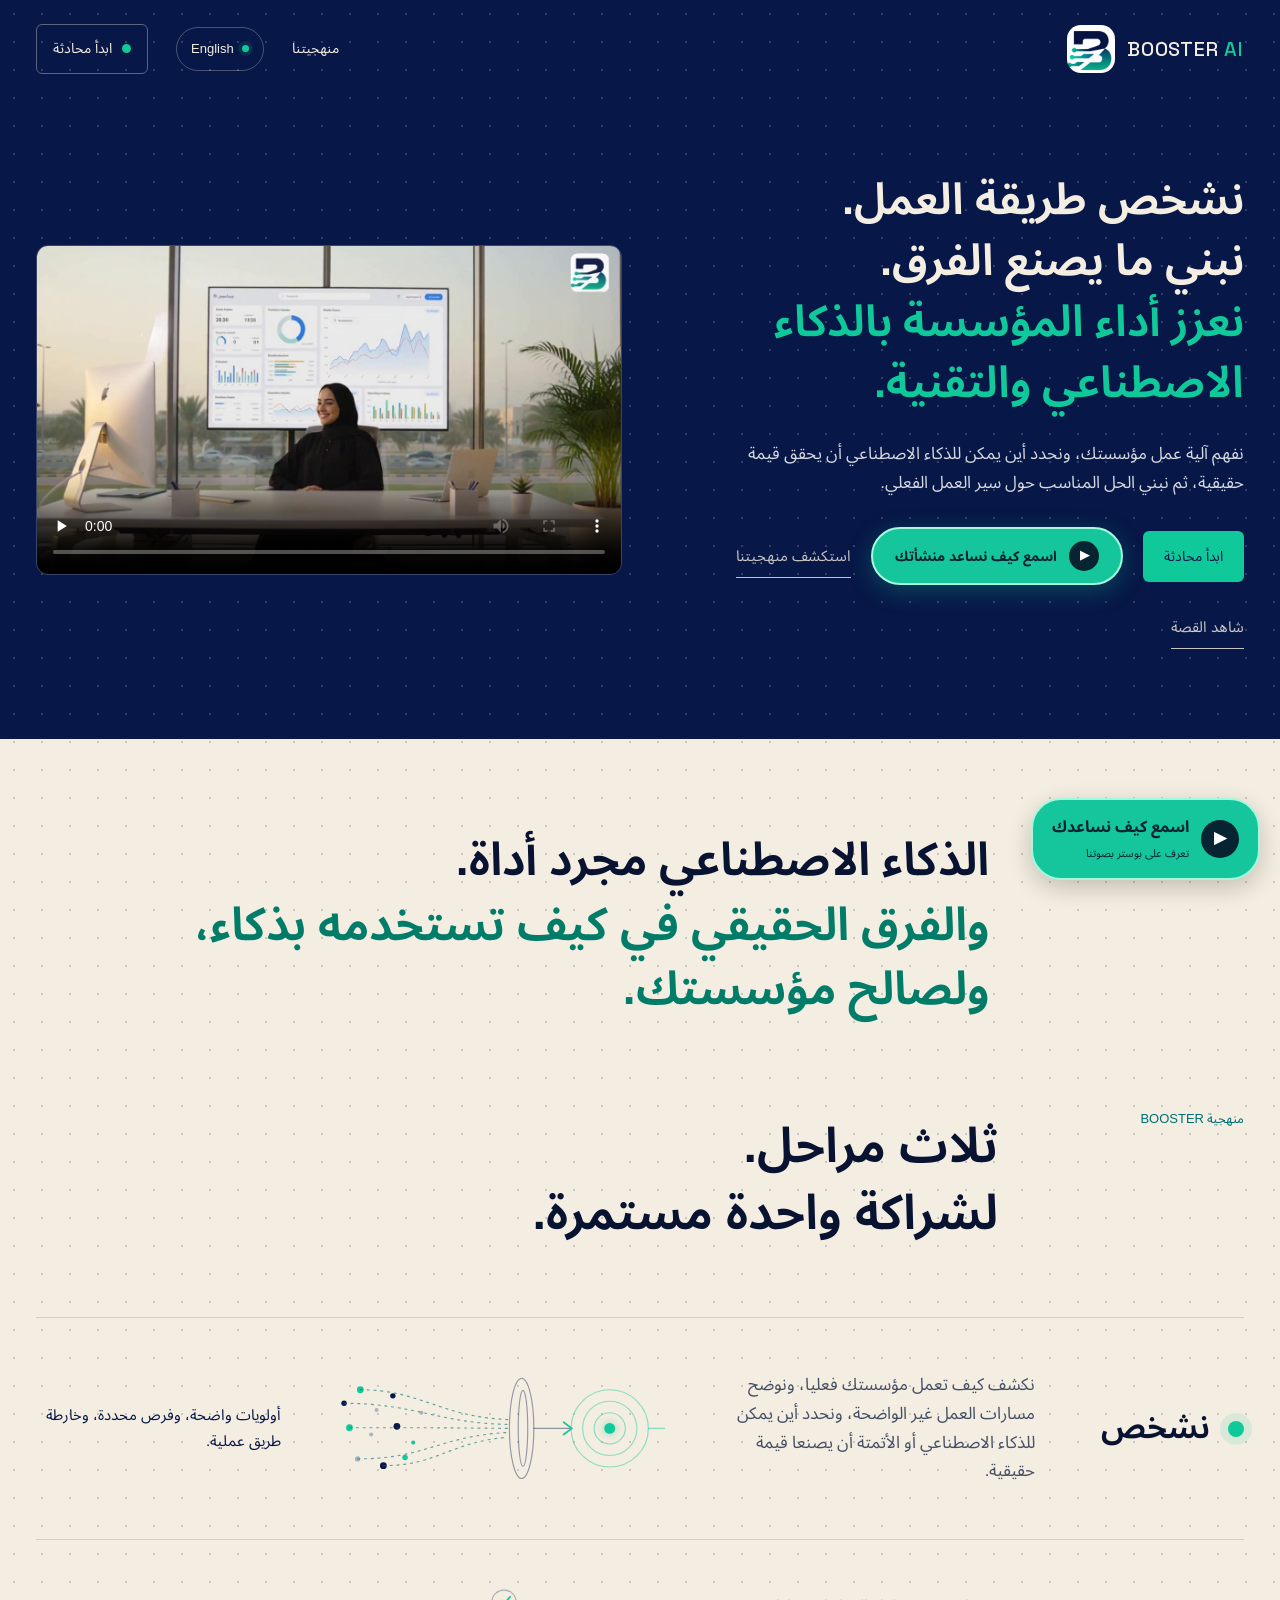
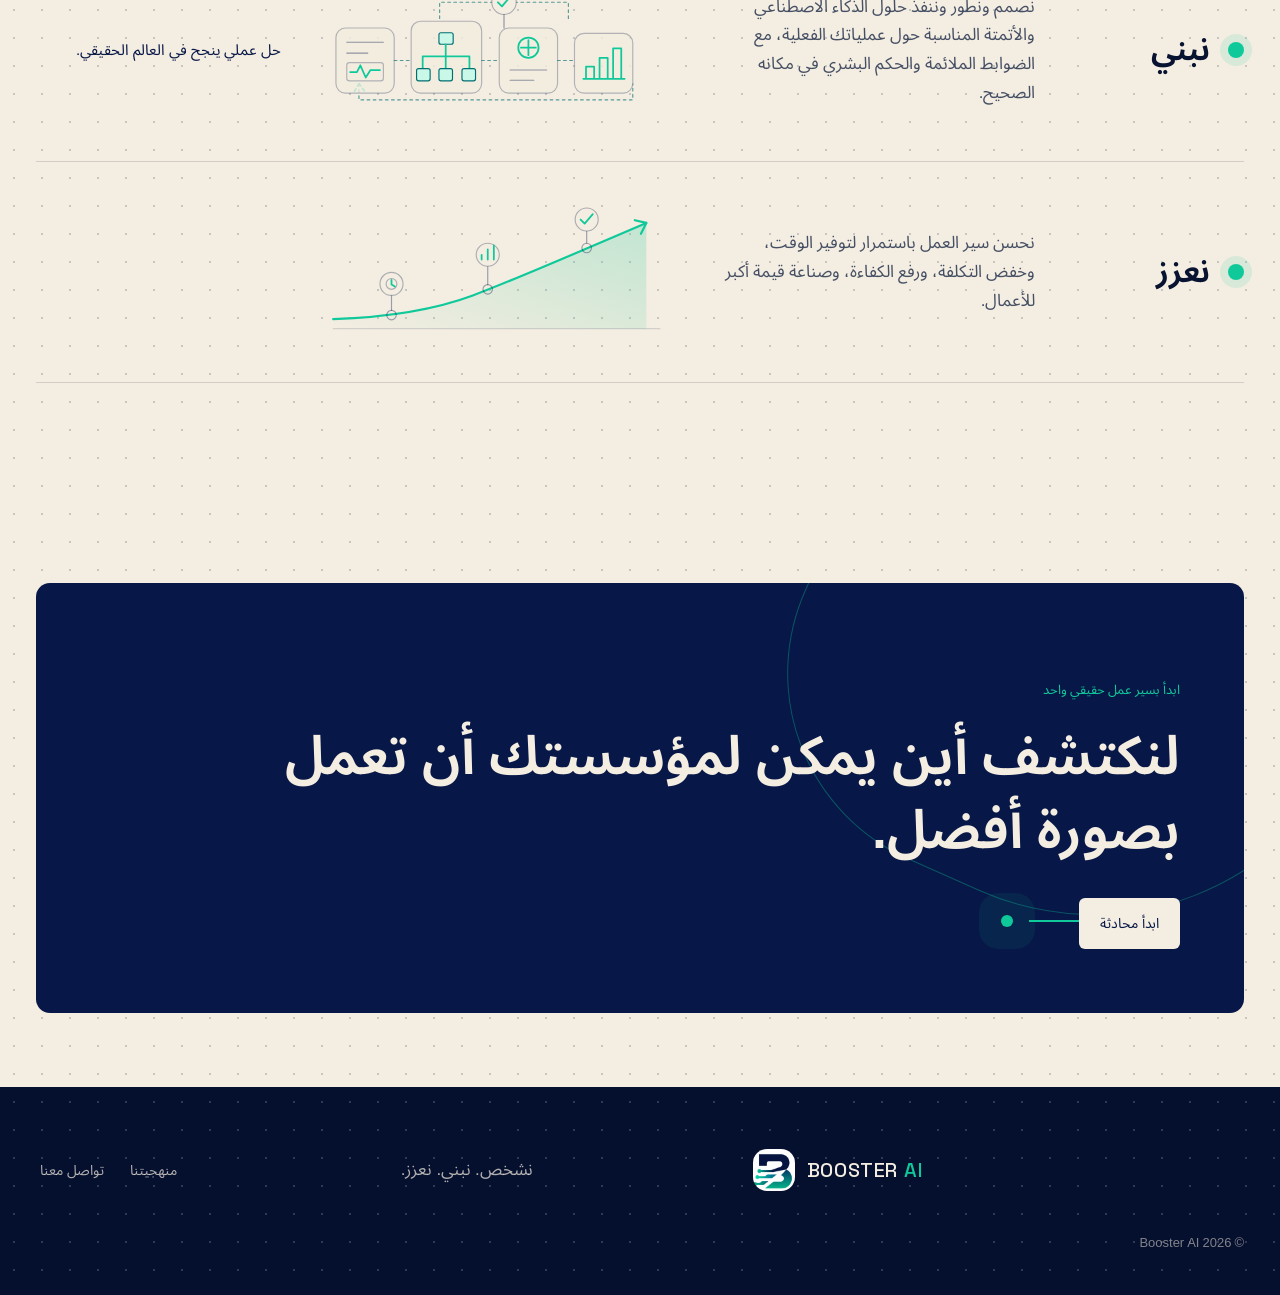
<file: index.html>
<!DOCTYPE html>

<html dir="rtl" lang="ar">
<head>
<meta charset="utf-8"/>
<meta content="width=device-width, initial-scale=1" name="viewport"/>
<meta content="تساعد Booster AI المؤسسات على تشخيص الاحتياجات التشغيلية، وبناء حلول ذكاء اصطناعي عملية، وتعزيز قيمة الأعمال القابلة للقياس." name="description"/>
<meta content="#071747" name="theme-color"/>
<title>Booster AI نشخص. نبني. نعزز.</title>
<link href="assets/brand/booster-mark.png" rel="icon" type="image/png"/>
<link href="assets/brand/booster-mark.png" rel="apple-touch-icon"/>
<link as="font" crossorigin="" href="assets/fonts/noto-sans-arabic-variable.woff2" rel="preload" type="font/woff2"/>
<link href="styles.css" rel="stylesheet"/>
<script defer="" src="app.js"></script> <script defer="" src="voice-demo.js"></script>
<link href="https://boosterai.sa/" rel="canonical"/><meta content="https://boosterai.sa/" property="og:url"/><meta content="website" property="og:type"/><meta content="BoosterAI | نشخص. نبني. نعزز." property="og:title"/><meta content="مساعدون متخصصون وأتمتة تناسب طريقة عملك." property="og:description"/><meta content="https://boosterai.sa/assets/video/story-poster.jpg" property="og:image"/><meta content="summary_large_image" name="twitter:card"/>
<script type="application/ld+json">
{
  "@context": "https://schema.org",
  "@type": "Organization",
  "name": "Booster AI",
  "url": "https://boosterai.sa/",
  "logo": "https://boosterai.sa/assets/brand/booster-mark.png",
  "description": "تساعد Booster AI المؤسسات على تشخيص الاحتياجات التشغيلية، وبناء حلول ذكاء اصطناعي عملية، وتعزيز قيمة الأعمال القابلة للقياس.",
  "email": "info@boosterai.sa",
  "areaServed": "SA",
  "contactPoint": {
    "@type": "ContactPoint",
    "email": "info@boosterai.sa",
    "contactType": "sales",
    "areaServed": "SA"
  }
}
</script>
</head>
<body>
<a class="skip-link" data-i18n="a11y.skip" href="#main">انتقل إلى المحتوى</a>
<header class="site-header site-header-dark" data-header="">
<a aria-label="الصفحة الرئيسية لموقع Booster AI" class="brand" data-i18n-attr="aria-label:a11y.home" href="index.html">
<img alt="" height="52" src="assets/brand/booster-mark.png" width="52"/>
<span>BOOSTER <em>AI</em></span>
</a>
<button aria-controls="site-nav" aria-expanded="false" class="menu-toggle" type="button">
<span class="sr-only" data-i18n="a11y.openNav">افتح قائمة التنقل</span><i></i><i></i>
</button>
<nav aria-label="التنقل الرئيسي" class="site-nav" data-i18n-attr="aria-label:a11y.mainNav" id="site-nav">
<a data-i18n="nav.approach" href="#approach">منهجيتنا</a>
<button aria-label="Switch to English" class="language-toggle" data-language-toggle="" type="button">English</button>
<a class="nav-cta" href="contact.html"><span></span> <span data-i18n="nav.start">ابدأ محادثة</span> </a>
</nav>
</header>
<main id="main">
<section aria-labelledby="hero-title" class="hero">
<div class="hero-grid">
<div class="hero-copy">
<h1 data-i18n="home.heroTitle" data-i18n-html="" id="hero-title">نشخص طريقة العمل.<br/>نبني ما يصنع الفرق.<br/><em>نعزز أداء المؤسسة بالذكاء الاصطناعي والتقنية.</em></h1>
<p class="hero-lede" data-i18n="home.heroLede">نفهم آلية عمل مؤسستك، ونحدد أين يمكن للذكاء الاصطناعي أن يحقق قيمة حقيقية، ثم نبني الحل المناسب حول سير العمل الفعلي.</p>
<div class="hero-actions">
<a class="button button-mint" href="contact.html"><span data-i18n="nav.start">ابدأ محادثة</span></a> <button class="button button-mint" data-voice-demo-open type="button">تحدث / Talk</button>
<a class="text-link text-link-light" href="#approach"><span data-i18n="home.explore">استكشف منهجيتنا</span></a>
<a class="text-link text-link-light" data-i18n="home.watch" href="#story">شاهد القصة</a></div>
</div>
<div class="story-card" id="story"><video aria-label="قصة توضيحية عن BoosterAI" data-i18n-attr="aria-label:home.videoLabel" controls="" playsinline="" poster="assets/video/story-poster.jpg" preload="none"><source src="assets/video/booster-story.mp4" type="video/mp4"/><track kind="captions" label="English" src="assets/video/story-en.vtt" srclang="en"/><a href="assets/video/booster-story.mp4" data-i18n="home.download">تنزيل الفيديو</a></video></div>
</div>
</section>
<section aria-labelledby="intro-title" class="intro section-shell" id="intro">
<p class="section-label" data-i18n="home.beliefLabel">ما نؤمن به</p>
<h2 data-i18n="home.beliefTitle" data-i18n-html="" id="intro-title">الذكاء الاصطناعي مجرد أداة.<br/><em>والفرق الحقيقي في كيف تستخدمه بذكاء، ولصالح مؤسستك.</em></h2>
</section>
<section aria-labelledby="approach-title" class="approach section-shell" id="approach">
<div class="section-heading">
<p class="section-label" data-i18n="home.approachLabel">منهجية Booster</p>
<h2 data-i18n="home.approachTitle" data-i18n-html="" id="approach-title">ثلاث مراحل.<br/>لشراكة واحدة مستمرة.</h2>
</div>
<div class="stage-stack">
<article class="stage stage-diagnose">
<div class="stage-name"><span class="stage-dot"></span><h3 data-i18n="stage.diagnose">نشخص</h3></div>
<p data-i18n="stage.diagnoseBody">نكشف كيف تعمل مؤسستك فعليا، ونوضح مسارات العمل غير الواضحة، ونحدد أين يمكن للذكاء الاصطناعي أو الأتمتة أن يصنعا قيمة حقيقية.</p>
<div aria-hidden="true" class="stage-art stage-art-diagnose">
<svg viewbox="0 0 520 190">
<g class="diagram-signals">
<circle cx="34" cy="58" r="4"></circle><circle cx="58" cy="38" r="5"></circle><circle cx="82" cy="68" r="3"></circle><circle cx="106" cy="47" r="4"></circle>
<circle cx="42" cy="94" r="5"></circle><circle cx="74" cy="104" r="3"></circle><circle cx="112" cy="92" r="5"></circle><circle cx="136" cy="116" r="3"></circle>
<circle cx="54" cy="140" r="4"></circle><circle cx="92" cy="150" r="5"></circle><circle cx="124" cy="138" r="4"></circle><circle cx="148" cy="72" r="3"></circle>
</g>
<g class="diagram-flow-lines">
<path d="M58 38C146 38 176 78 276 82"></path><path d="M34 58C138 58 176 88 276 89"></path><path d="M42 94C146 94 176 94 276 95"></path><path d="M54 140C154 140 176 106 276 101"></path><path d="M92 150C172 150 190 115 276 108"></path>
</g>
<g class="diagram-filter">
<ellipse cx="296" cy="95" rx="18" ry="74"></ellipse><ellipse cx="298" cy="95" rx="7" ry="56"></ellipse>
<path d="M314 95H370"></path><path class="diagram-accent" d="M358 86l12 9-12 9"></path>
</g>
<g class="diagram-target">
<circle cx="426" cy="95" r="57"></circle><circle cx="426" cy="95" r="40"></circle><circle cx="426" cy="95" r="23"></circle><circle class="diagram-core" cx="426" cy="95" r="8"></circle>
<path d="M483 95h24"></path>
</g>
</svg>
</div>
<p class="stage-output" data-i18n="stage.diagnoseOutput">أولويات واضحة، وفرص محددة، وخارطة طريق عملية.</p>
</article>
<article class="stage stage-build">
<div class="stage-name"><span class="stage-dot"></span><h3 data-i18n="stage.build">نبني</h3></div>
<p data-i18n="stage.buildBody">نصمم ونطور وننفذ حلول الذكاء الاصطناعي والأتمتة المناسبة حول عملياتك الفعلية، مع الضوابط الملائمة والحكم البشري في مكانه الصحيح.</p>
<div aria-hidden="true" class="stage-art stage-art-build">
<svg viewbox="0 0 520 190">
<g class="diagram-loop">
<path d="M56 144v24h404v-24"></path><path class="diagram-accent" d="M56 144l-7 12M56 144l8 11"></path>
<path d="M175 48V24h190v24"></path>
</g>
<g class="diagram-card card-observe">
<rect height="96" rx="14" width="86" x="22" y="62"></rect><path d="M38 83h54M38 99h31"></path><rect height="27" rx="4" width="54" x="38" y="113"></rect>
<path class="diagram-accent" d="M43 127h10l5-10 8 18 7-11h14"></path>
</g>
<g class="diagram-card card-structure">
<rect height="106" rx="14" width="104" x="133" y="52"></rect><rect class="diagram-mini" height="17" rx="3" width="21" x="174" y="69"></rect>
<path class="diagram-accent" d="M184 86v18M150 104h69M150 104v18M184 104v18M219 104v18"></path>
<rect class="diagram-mini" height="18" rx="3" width="20" x="141" y="122"></rect><rect class="diagram-mini" height="18" rx="3" width="20" x="174" y="122"></rect><rect class="diagram-mini" height="18" rx="3" width="20" x="208" y="122"></rect>
</g>
<g class="diagram-card card-control">
<rect height="96" rx="14" width="86" x="263" y="62"></rect>
<circle class="diagram-accent" cx="306" cy="91" r="15"></circle><path class="diagram-accent" d="M306 80v22M295 91h22"></path><path d="M279 124h54M279 139h35"></path>
</g>
<g class="diagram-card card-measure">
<rect height="88" rx="14" width="86" x="374" y="70"></rect>
<path class="diagram-accent" d="M391 137v-18h12v18M411 137v-31h12v31M431 137V92h12v45M387 137h61"></path>
</g>
<g class="diagram-connectors"><path d="M108 110h25M237 110h26M349 110h25"></path></g>
<g class="diagram-approval"><circle cx="270" cy="24" r="18"></circle><path class="diagram-accent" d="M261 24l6 6 12-14"></path><path d="M270 42v20"></path></g>
</svg>
</div>
<p class="stage-output" data-i18n="stage.buildOutput">حل عملي ينجح في العالم الحقيقي.</p>
</article>
<article class="stage stage-boost">
<div class="stage-name"><span class="stage-dot"></span><h3 data-i18n="stage.boost">نعزز</h3></div>
<p data-i18n="stage.boostBody">نحسن سير العمل باستمرار لتوفير الوقت، وخفض التكلفة، ورفع الكفاءة، وصناعة قيمة أكبر للأعمال.</p>
<div aria-hidden="true" class="stage-art stage-art-boost">
<svg viewbox="0 0 520 190">
<defs><lineargradient id="boost-stage-fill" x1="0" x2="1" y1="1" y2="0"><stop offset="0" stop-color="#10c99a" stop-opacity="0"></stop><stop offset="1" stop-color="#10c99a" stop-opacity=".22"></stop></lineargradient></defs>
<path class="diagram-progress-area" d="M18 164C100 161 165 151 224 129S349 78 480 22V178H18Z" fill="url(#boost-stage-fill)"></path>
<path class="diagram-progress-line" d="M18 164C100 161 165 151 224 129S349 78 480 22"></path>
<path class="diagram-progress-line" d="M463 18l17 4-8 16"></path>
<g class="diagram-baseline"><path d="M18 178H500"></path></g>
<g class="diagram-checkpoint checkpoint-time"><circle cx="104" cy="158" r="7"></circle><path d="M104 151v-28"></path><circle cx="104" cy="112" r="17"></circle><circle cx="104" cy="112" r="8"></circle><path class="diagram-accent" d="M104 106v7l5 3"></path></g>
<g class="diagram-checkpoint checkpoint-efficiency"><circle cx="246" cy="120" r="7"></circle><path d="M246 113V82"></path><circle cx="246" cy="69" r="17"></circle><path class="diagram-accent" d="M237 76V69M246 76V61M255 76V55"></path></g>
<g class="diagram-checkpoint checkpoint-value"><circle cx="392" cy="59" r="7"></circle><path d="M392 52V27"></path><circle cx="392" cy="17" r="17"></circle><path class="diagram-accent" d="M383 17l6 6 12-14"></path></g>
</svg>
</div>
</article>
</div>
</section>
<section aria-labelledby="final-title" class="final-cta section-shell">
<div class="final-cta-card">
<p class="section-label section-label-light" data-i18n="home.ctaLabel">ابدأ بسير عمل حقيقي واحد</p>
<h2 data-i18n="home.ctaTitle" id="final-title">لنكتشف أين يمكن لمؤسستك أن تعمل بصورة أفضل.</h2>
<a class="button button-white" href="contact.html"><span data-i18n="nav.start">ابدأ محادثة</span></a>
<div aria-hidden="true" class="cta-line"><i></i><i></i><i></i></div>
</div>
</section>
</main>
<footer class="site-footer">
<a aria-label="الصفحة الرئيسية لموقع Booster AI" class="brand brand-footer" data-i18n-attr="aria-label:a11y.home" href="index.html">
<img alt="" height="46" src="assets/brand/booster-mark.png" width="46"/>
<span>BOOSTER <em>AI</em></span>
</a>
<p data-i18n="footer.tagline">نشخص. نبني. نعزز.</p>
<div class="footer-links"><a data-i18n="nav.approach" href="#approach">منهجيتنا</a><a data-i18n="nav.contact" href="contact.html">تواصل معنا</a></div>
<p class="footer-meta">© <span data-year=""></span> Booster AI</p>
</footer>
</body>
</html>
</file>
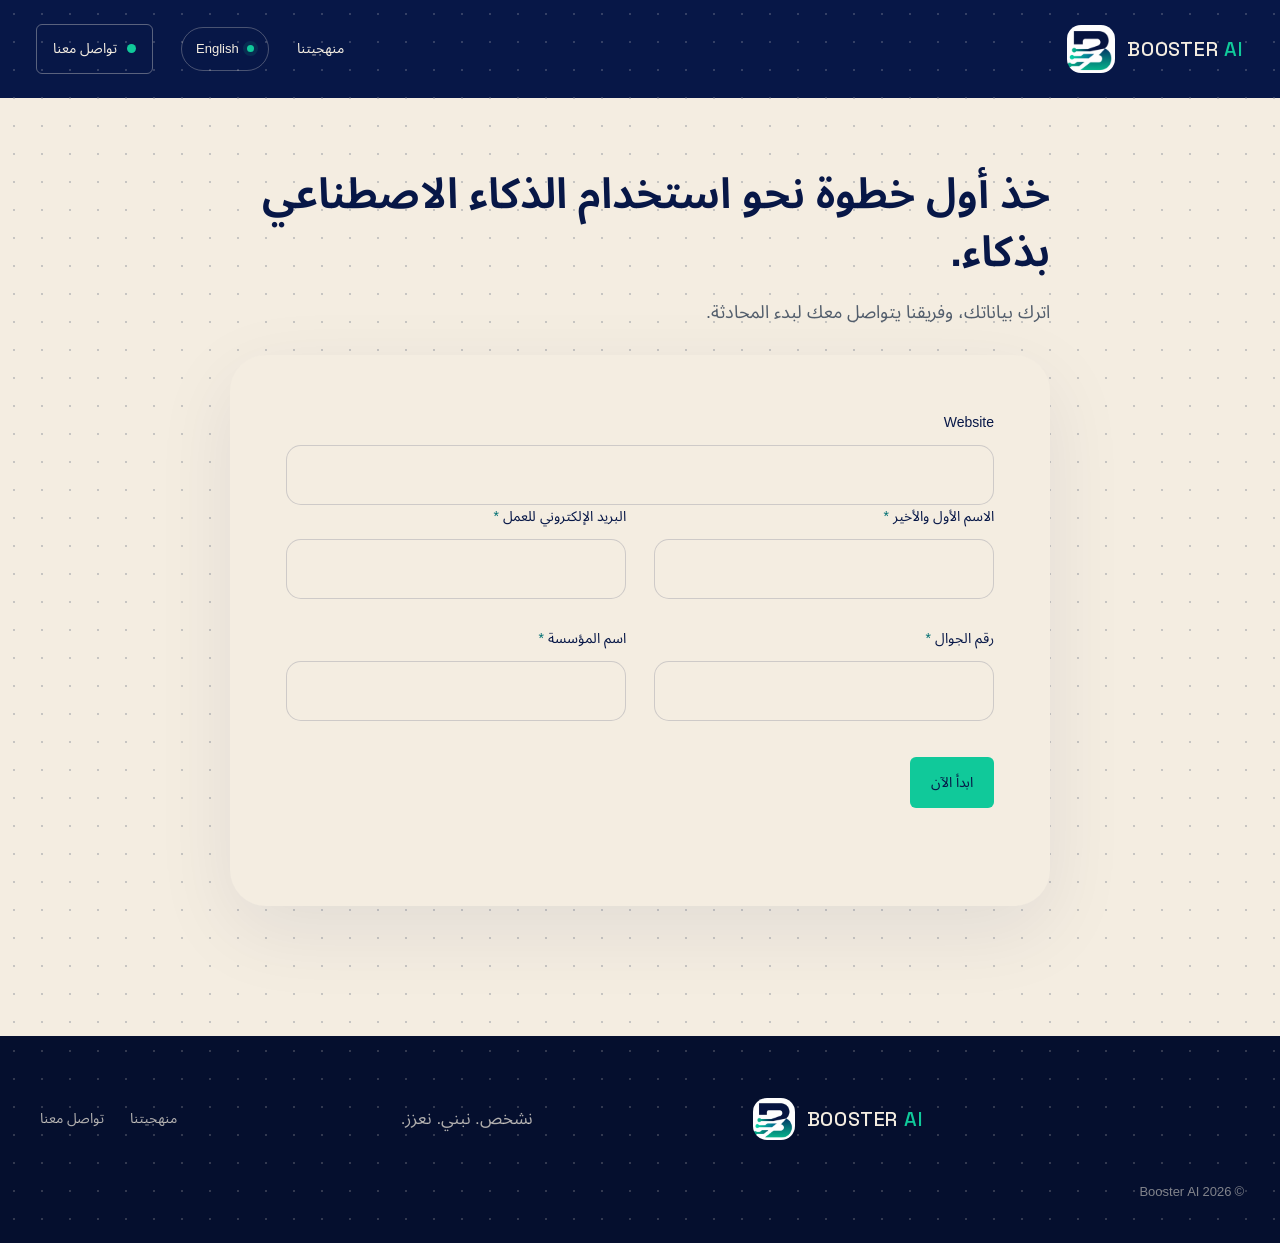
<file: contact.html>
<!DOCTYPE html>

<html dir="rtl" lang="ar">
<head>
<meta charset="utf-8"/>
<meta content="width=device-width, initial-scale=1" name="viewport"/>
<meta content="خذ أول خطوة نحو استخدام الذكاء الاصطناعي بذكاء مع Booster AI." name="description"/>
<meta content="#071747" name="theme-color"/>
<title>تواصل معنا مع Booster AI</title>
<link href="assets/brand/booster-mark.png" rel="icon" type="image/png"/>
<link href="assets/brand/booster-mark.png" rel="apple-touch-icon"/>
<link as="font" crossorigin="" href="assets/fonts/noto-sans-arabic-variable.woff2" rel="preload" type="font/woff2"/>
<link href="styles.css" rel="stylesheet"/>
<script defer="" src="app.js"></script>
<link href="https://boosterai.sa/contact.html" rel="canonical"/><meta content="https://boosterai.sa/contact.html" property="og:url"/><meta content="website" property="og:type"/><meta content="BoosterAI | نشخص. نبني. نعزز." property="og:title"/><meta content="مساعدون متخصصون وأتمتة تناسب طريقة عملك." property="og:description"/><meta content="https://boosterai.sa/assets/video/story-poster.jpg" property="og:image"/><meta content="summary_large_image" name="twitter:card"/>
<script type="application/ld+json">
{
  "@context": "https://schema.org",
  "@type": "ContactPage",
  "url": "https://boosterai.sa/contact.html",
  "about": {
    "@type": "Organization",
    "name": "Booster AI",
    "url": "https://boosterai.sa/",
    "email": "info@boosterai.sa"
  }
}
</script>
</head>
<body class="contact-page">
<a class="skip-link" data-i18n="a11y.skip" href="#main">انتقل إلى المحتوى</a>
<header class="site-header site-header-dark" data-header="">
<a aria-label="الصفحة الرئيسية لموقع Booster AI" class="brand" data-i18n-attr="aria-label:a11y.home" href="index.html">
<img alt="" height="52" src="assets/brand/booster-mark.png" width="52"/>
<span>BOOSTER <em>AI</em></span>
</a>
<button aria-controls="site-nav" aria-expanded="false" class="menu-toggle" type="button">
<span class="sr-only" data-i18n="a11y.openNav">افتح قائمة التنقل</span><i></i><i></i>
</button>
<nav aria-label="التنقل الرئيسي" class="site-nav" data-i18n-attr="aria-label:a11y.mainNav" id="site-nav">
<a data-i18n="nav.approach" href="index.html#approach">منهجيتنا</a>
<button aria-label="Switch to English" class="language-toggle" data-language-toggle="" type="button">English</button>
<a aria-current="page" class="nav-cta" href="contact.html"><span></span> <span data-i18n="nav.contact">تواصل معنا</span> </a>
</nav>
</header>
<main id="main">
<section aria-labelledby="contact-title" class="contact-hero section-shell">
<h1 data-i18n="contact.title" id="contact-title">خذ أول خطوة نحو استخدام الذكاء الاصطناعي بذكاء.</h1>
<p data-i18n="contact.intro">اترك بياناتك، وفريقنا يتواصل معك لبدء المحادثة.</p>
</section>
<section class="contact-shell section-shell">
<noscript>
<div class="noscript-contact">
<p data-i18n="contact.noJsBody">يرجى تفعيل JavaScript لاستخدام النموذج.</p>
</div>
</noscript>
<form class="contact-form" data-contact-form="" method="dialog">
<div aria-hidden="true" class="form-trap"><label>Website<input autocomplete="off" name="website" tabindex="-1" type="text"/></label></div>
<div class="form-row">
<label><span class="field-label"><span data-i18n="contact.fullName">الاسم الأول والأخير</span> <span aria-hidden="true">*</span></span>
<input autocomplete="name" name="name" required="" type="text"/>
</label>
<label><span class="field-label"><span data-i18n="contact.email">البريد الإلكتروني للعمل</span> <span aria-hidden="true">*</span></span>
<input autocomplete="email" name="email" required="" type="email"/>
</label>
</div>
<div class="form-row">
<label><span class="field-label"><span data-i18n="contact.phone">رقم الجوال</span> <span aria-hidden="true">*</span></span>
<input autocomplete="tel" name="phone" required="" type="tel"/>
</label>
<label><span class="field-label"><span data-i18n="contact.organization">اسم المؤسسة</span> <span aria-hidden="true">*</span></span>
<input autocomplete="organization" name="organization" required="" type="text"/>
</label>
</div>
<div class="form-action">
<button class="button button-mint" type="submit"><span data-i18n="contact.prepare">ابدأ الآن</span></button>
</div>
<p aria-live="polite" class="form-status" data-contact-status=""></p>
</form>
<section aria-live="polite" class="contact-success" data-contact-success="" hidden="">
<h2 data-i18n="contact.successTitle">شكرا لتواصلك معنا.</h2>
<p data-i18n="contact.successBody">سوف يتم التواصل معك في أقرب وقت.</p>
</section>
</section>
</main>
<footer class="site-footer">
<a aria-label="الصفحة الرئيسية لموقع Booster AI" class="brand brand-footer" data-i18n-attr="aria-label:a11y.home" href="index.html">
<img alt="" height="46" src="assets/brand/booster-mark.png" width="46"/>
<span>BOOSTER <em>AI</em></span>
</a>
<p data-i18n="footer.tagline">نشخص. نبني. نعزز.</p>
<div class="footer-links"><a data-i18n="nav.approach" href="index.html#approach">منهجيتنا</a><a data-i18n="nav.contact" href="contact.html">تواصل معنا</a></div>
<p class="footer-meta">© <span data-year=""></span> Booster AI</p>
</footer>
</body>
</html>
</file>
<file: styles.css>
@font-face{font-family:SpaceGrotesk;src:url('assets/fonts/space-grotesk-500.woff2') format('woff2');font-weight:500;font-display:swap}
@font-face{font-family:SourceSans;src:url('assets/fonts/source-sans-3-400.woff2') format('woff2');font-weight:400;font-display:swap}
@font-face{font-family:NotoSansArabic;src:url('assets/fonts/noto-sans-arabic-variable.woff2') format('woff2');font-weight:100 900;font-display:swap}

:root{
  --navy:#071747;
  --navy-2:#0a2357;
  --ink:#081332;
  --teal:#006f72;
  --emerald:#10c99a;
  --accent-text:#007c69;
  --mint:#c9f7e8;
  --ice:#edf8f5;
  --paper:#f4ede1;
  --white:#f4ede1;
  --muted:#68717e;
  --line:rgba(8,19,50,.14);
  --shadow:0 30px 80px rgba(7,23,71,.18);
  --dot-canvas-light:radial-gradient(circle,rgba(78,91,112,.27) .8px,transparent 1px);
  --dot-canvas-dark:radial-gradient(circle,rgba(244,237,225,.19) .8px,transparent 1px);
  --dot-canvas-size:28px 28px;
  --display:SpaceGrotesk,Arial,sans-serif;
  --body:SourceSans,Arial,sans-serif;
  --display-ar:NotoSansArabic,"Noto Sans Arabic",Arial,sans-serif;
  --body-ar:NotoSansArabic,"Noto Sans Arabic",Arial,sans-serif;
}

*{box-sizing:border-box}
html{scroll-behavior:smooth}
body{margin:0;background-color:var(--paper);background-image:var(--dot-canvas-light);background-size:var(--dot-canvas-size);color:var(--ink);font-family:var(--body);font-size:17px;line-height:1.55;-webkit-font-smoothing:antialiased}
html[lang="ar"] body{font-family:var(--body-ar);line-height:1.7}
html[lang="ar"] h1,html[lang="ar"] h2,html[lang="ar"] h3,html[lang="ar"] .site-nav,html[lang="ar"] .button,html[lang="ar"] .text-link,html[lang="ar"] .section-label,html[lang="ar"] .eyebrow,html[lang="ar"] .stage-output,html[lang="ar"] .contact-form,html[lang="ar"] .footer-links{font-family:var(--display-ar)}
html[lang="ar"] .contact-form label{font-family:var(--display-ar)}
html[lang="ar"] h1,html[lang="ar"] h2,html[lang="ar"] h3{letter-spacing:0;line-height:1.38;text-wrap:pretty;word-break:normal;overflow-wrap:normal;font-weight:650}
html[lang="ar"] .hero h1{font-size:clamp(38px,3.4vw,54px);line-height:1.32}
html[lang="ar"] .intro h2{font-size:clamp(34px,3.6vw,54px);line-height:1.4}
html[lang="ar"] .section-heading h2{font-size:clamp(36px,3.8vw,58px);line-height:1.38}
html[lang="ar"] .final-cta-card h2{font-size:clamp(38px,4.2vw,62px);line-height:1.36}
html[lang="ar"] .contact-hero h1{font-size:clamp(36px,3.3vw,48px);line-height:1.38}
html[lang="ar"] .eyebrow,html[lang="ar"] .section-label{letter-spacing:0}
html[lang="ar"] .hero-lede{line-height:1.7}
html[dir="rtl"] .brand{direction:ltr}
html[dir="rtl"] input[type="email"],html[dir="rtl"] input[type="tel"]{direction:ltr;text-align:left}
a{color:inherit}
img,svg{display:block;max-width:100%}
button,input,textarea,select{font:inherit}
button,a{-webkit-tap-highlight-color:transparent}
::selection{background:var(--emerald);color:var(--navy)}

.sr-only{position:absolute;width:1px;height:1px;padding:0;margin:-1px;overflow:hidden;clip:rect(0,0,0,0);white-space:nowrap;border:0}
.skip-link{position:fixed;top:10px;left:10px;z-index:1000;transform:translateY(-150%);background:var(--white);color:var(--ink);padding:12px 18px;border-radius:4px}
.skip-link:focus{transform:none}
:focus-visible{outline:3px solid var(--emerald);outline-offset:4px}

.section-shell{width:min(1380px,calc(100% - 72px));margin-inline:auto}
.site-header{position:absolute;inset:0 0 auto;z-index:50;height:98px;padding:20px max(36px,calc((100vw - 1380px)/2));display:flex;align-items:center;justify-content:space-between;color:var(--white)}
.site-header.is-stuck{position:fixed;height:76px;background-color:rgba(7,23,71,.9);background-image:var(--dot-canvas-dark);background-size:var(--dot-canvas-size);backdrop-filter:blur(18px);border-bottom:1px solid rgba(244,237,225,.12);animation:header-in .35s ease both}
@keyframes header-in{from{transform:translateY(-100%)}to{transform:none}}
.brand{min-height:44px;display:flex;align-items:center;gap:12px;text-decoration:none;font-family:var(--display);font-size:20px;letter-spacing:.04em}
.brand img{width:48px;height:48px;object-fit:cover;border-radius:14px;background:var(--white)}
.brand em{font-style:normal;color:var(--emerald)}
.site-nav{display:flex;align-items:center;gap:28px;font-family:var(--display);font-size:14px}
.site-nav a{text-decoration:none;position:relative;min-height:44px;display:inline-flex;align-items:center}
.language-toggle{min-height:44px;padding:8px 14px;border:1px solid rgba(244,237,225,.28);border-radius:999px;background:transparent;color:inherit;font-family:inherit;font-size:13px;cursor:pointer;display:inline-flex;align-items:center;gap:8px}
.language-toggle::before{content:"";width:7px;height:7px;border-radius:50%;background:var(--emerald);box-shadow:0 0 0 4px rgba(16,201,154,.12)}
.ecosystem-strip{position:relative;z-index:12;min-height:96px;display:grid;grid-template-columns:auto minmax(0,1fr);align-items:center;background-color:#050f2e;background-image:var(--dot-canvas-dark);background-size:var(--dot-canvas-size);color:var(--white);border-block:1px solid rgba(244,237,225,.1);overflow:hidden}
.ecosystem-strip-header{position:absolute;inset:98px 0 auto}
.contact-page .ecosystem-strip-header{position:relative;inset:auto}
.ecosystem-caption{position:relative;z-index:2;margin:0;padding-inline:40px 30px;white-space:nowrap;font-family:var(--display);font-size:13px;letter-spacing:.09em;text-transform:uppercase;color:var(--emerald);background-color:#050f2e;background-image:var(--dot-canvas-dark);background-size:var(--dot-canvas-size)}
html[lang="ar"] .ecosystem-caption{font-family:var(--display-ar);letter-spacing:0;font-size:14px}
.marquee{min-width:0;overflow:hidden;mask-image:linear-gradient(90deg,transparent,#000 5%,#000 95%,transparent)}
.marquee-track{width:max-content;display:flex;direction:ltr;animation:marquee-right 48s linear infinite;will-change:transform;backface-visibility:hidden}
.marquee-group{display:flex;flex:none;align-items:center;gap:20px;padding-inline:10px;direction:ltr}
.brand-chip{height:66px;display:inline-flex;align-items:center;gap:13px;padding:11px 20px;border:1px solid rgba(244,237,225,.22);border-radius:20px;background:rgba(244,237,225,.96);box-shadow:0 8px 24px rgba(0,0,0,.16);font-family:var(--display);font-size:16px;font-weight:500;white-space:nowrap;color:var(--navy)}
.brand-chip img{width:36px;height:36px;object-fit:contain;filter:none;opacity:1}.brand-chip-text{padding-inline:20px}
html[dir="rtl"] .marquee-track{animation-name:marquee-left}
@keyframes marquee-left{from{transform:translate3d(0,0,0)}to{transform:translate3d(-50%,0,0)}}
@keyframes marquee-right{from{transform:translate3d(-50%,0,0)}to{transform:translate3d(0,0,0)}}
.site-nav>a:not(.nav-cta)::after{content:"";position:absolute;left:0;right:100%;bottom:-5px;height:1px;background:var(--emerald);transition:right .25s ease}
.site-nav>a:not(.nav-cta):hover::after{right:0}
.nav-cta{display:flex;align-items:center;gap:10px;border:1px solid rgba(244,237,225,.35);padding:12px 16px;border-radius:999px}
.nav-cta>span:first-child{width:9px;height:9px;border-radius:50%;background:var(--emerald);box-shadow:0 0 0 5px rgba(16,201,154,.12)}
.menu-toggle{display:none;width:48px;height:48px;border:1px solid rgba(244,237,225,.25);background:transparent;border-radius:50%;padding:0;align-items:center;justify-content:center;flex-direction:column;gap:6px;color:var(--white)}
.menu-toggle i{display:block;width:20px;height:1px;background:currentColor;transition:.25s ease}

.hero{position:relative;min-height:100svh;background-color:var(--navy);background-image:var(--dot-canvas-dark);background-size:var(--dot-canvas-size);color:var(--white);overflow:hidden;padding:222px max(36px,calc((100vw - 1380px)/2)) 70px}
.hero::before{content:"";position:absolute;inset:0;background:radial-gradient(circle at 84% 20%,rgba(16,201,154,.14),transparent 34%),linear-gradient(115deg,transparent 0 57%,rgba(244,237,225,.025) 57% 58%,transparent 58%);pointer-events:none}
.hero-grid{position:relative;z-index:1;display:grid;grid-template-columns:minmax(0,1.08fr) minmax(410px,.92fr);align-items:center;gap:7vw;min-height:calc(100svh - 292px)}
.eyebrow,.section-label{margin:0 0 24px;font-family:var(--display);font-size:13px;line-height:1;text-transform:uppercase;letter-spacing:.19em;color:var(--teal)}
.hero .eyebrow{color:var(--emerald);display:flex;align-items:center;gap:14px}
.hero .eyebrow::before{content:"";width:38px;height:1px;background:currentColor}
h1,h2,h3,p{margin-top:0}
h1,h2,h3{font-family:var(--display);font-weight:500;letter-spacing:-.05em;text-wrap:balance}
h1{margin-bottom:26px;font-size:clamp(38px,3.8vw,60px);line-height:.98}
h1 em,h2 em{font-style:italic;color:var(--accent-text)}
html[lang="ar"] h1 em,html[lang="ar"] h2 em{font-style:normal}
.hero h1 em{color:var(--emerald)}
.hero-lede{max-width:650px;margin-bottom:30px;font-size:clamp(17px,1.2vw,20px);line-height:1.55;color:rgba(244,237,225,.72)}
.hero-actions{display:flex;align-items:center;gap:30px;flex-wrap:wrap}
.button{min-height:50px;display:inline-flex;align-items:center;justify-content:center;gap:16px;padding:13px 20px;border:1px solid transparent;border-radius:999px;text-decoration:none;font-family:var(--display);font-size:14px;cursor:pointer;transition:transform .2s ease,background .2s ease,color .2s ease}
.button:hover{transform:translateY(-2px)}
.button-mint{background:var(--emerald);color:var(--navy)}
.button-white{background:var(--white);color:var(--navy)}
.button-dark{background:var(--navy);color:var(--white)}
.text-link{min-height:44px;display:inline-flex;gap:16px;align-items:center;text-decoration:none;font-family:var(--display);font-size:15px;border-bottom:1px solid currentColor;padding:7px 0 5px}
.text-link-light{color:rgba(244,237,225,.8)}
.hero-art{position:relative;justify-self:end;width:min(500px,40vw);aspect-ratio:1;border-radius:38px;overflow:hidden;background:linear-gradient(145deg,var(--white),#edf8f5);box-shadow:0 0 0 1px rgba(244,237,225,.14),0 40px 100px rgba(0,0,0,.32);isolation:isolate}
.hero-art::after{content:"";position:absolute;inset:0;background:radial-gradient(circle at 78% 18%,rgba(16,201,154,.13),transparent 35%);pointer-events:none}
.hero-system{width:100%;height:100%;padding:4%;font-family:var(--display)}
.hero-grid-field{fill:none;stroke:rgba(7,23,71,.055);stroke-width:1}
.hero-signals circle{fill:var(--navy);stroke:none;animation:signal-pulse 3.8s ease-in-out infinite}
.hero-signals circle:nth-child(3n+2){fill:var(--emerald);animation-delay:-1.2s}.hero-signals circle:nth-child(3n){fill:#9ca8b8;animation-delay:-2.3s}
@keyframes signal-pulse{50%{opacity:.35;transform:scale(.82);transform-origin:center}}
.hero-converge{fill:none;stroke:rgba(0,111,114,.72);stroke-width:1.8;stroke-linecap:round;stroke-dasharray:4 7;animation:hero-route 5s linear infinite}
@keyframes hero-route{to{stroke-dashoffset:-66}}
.hero-converge ellipse{stroke:rgba(7,23,71,.46);stroke-dasharray:none}.hero-converge path:last-child{stroke:var(--emerald);stroke-width:3;stroke-dasharray:none}
.hero-target{fill:none;stroke:rgba(16,201,154,.48);stroke-width:1.6}.hero-target .target-core{fill:var(--emerald);stroke:none;filter:drop-shadow(0 0 9px rgba(16,201,154,.55))}
.hero-build-flow{fill:none;stroke:rgba(7,23,71,.28);stroke-width:1.6;stroke-linecap:round;stroke-linejoin:round}
.hero-build-flow>rect{fill:rgba(244,237,225,.94)}.hero-card-accent{stroke:var(--emerald)!important;stroke-width:2.2!important}.hero-mini-node{fill:var(--mint);stroke:var(--teal)}
.hero-review{fill:var(--white);stroke:var(--teal);stroke-width:1.8;stroke-linecap:round;stroke-linejoin:round}.hero-review path:last-child{fill:none;stroke:var(--emerald);stroke-width:2.8}
.hero-progress{fill:var(--white);stroke:rgba(7,23,71,.34);stroke-width:1.5;stroke-linecap:round;stroke-linejoin:round}.hero-progress .progress-area{stroke:none}.hero-progress .progress-line{fill:none;stroke:var(--emerald);stroke-width:3.5}.hero-progress .checkpoint{fill:var(--white);stroke:rgba(7,23,71,.32)}.hero-progress .checkpoint-icon{fill:none;stroke:var(--emerald);stroke-width:2.3}
.art-label{position:absolute;z-index:3;padding:9px 14px;border-radius:999px;background:rgba(7,23,71,.92);backdrop-filter:blur(10px);color:var(--white);font-family:var(--display);font-size:13px;font-weight:600;line-height:1.35;letter-spacing:0;box-shadow:0 9px 22px rgba(7,23,71,.2);white-space:nowrap}
html[lang="ar"] .art-label{font-family:var(--display-ar);letter-spacing:0}
.art-label::before{content:"";display:inline-block;width:8px;height:8px;margin-inline-end:9px;border-radius:50%;background:var(--emerald)}
.art-label-diagnose{top:8%;left:8%}.art-label-build{top:37%;right:4%}.art-label-boost{bottom:7%;left:8%}


.intro{padding-block:110px 130px;display:grid;grid-template-columns:.38fr 1.62fr;gap:42px;align-items:start}
.intro h2{margin:0;font-size:clamp(32px,3.7vw,54px);line-height:1.04}

.approach{padding-bottom:120px}
.section-heading{display:grid;grid-template-columns:.38fr 1.82fr;gap:45px;margin-bottom:70px}
.section-heading h2,.value h2{margin:0;font-size:clamp(34px,3.9vw,58px);line-height:1.02}
.stage-stack{border-top:1px solid var(--line)}
.stage{display:grid;grid-template-columns:.55fr 1.05fr 1.15fr .8fr;gap:40px;align-items:center;padding:46px 0;border-bottom:1px solid var(--line);position:relative}
.stage::before{content:"";position:absolute;inset:0;background:linear-gradient(90deg,var(--ice),transparent);opacity:0;transform:scaleX(.85);transform-origin:left;transition:.35s ease;z-index:-1}
.stage:hover::before{opacity:1;transform:scaleX(1)}
.stage-name{display:flex;align-items:center;gap:18px}
.stage-name h3{margin:0;font-size:clamp(28px,2.5vw,42px)}
.stage-dot{width:16px;height:16px;border-radius:50%;background:var(--emerald);box-shadow:0 0 0 8px rgba(16,201,154,.12)}
.stage>p{margin:0;color:#465065;font-size:17px}
.stage-output{font-family:var(--display);font-size:15px!important;color:var(--navy)!important}
.stage-art{min-width:0}.stage-art svg{width:100%;height:auto;overflow:visible;fill:none;stroke:rgba(7,23,71,.42);stroke-width:1.7;stroke-linecap:round;stroke-linejoin:round}
.stage-art .diagram-accent{stroke:var(--emerald);stroke-width:2.6}
.diagram-signals circle{fill:var(--navy);stroke:none}.diagram-signals circle:nth-child(3n+2){fill:var(--emerald)}.diagram-signals circle:nth-child(3n){fill:#aab3c0}
.diagram-flow-lines{stroke:rgba(0,111,114,.6);stroke-dasharray:3 7;animation:diagram-flow 5s linear infinite}
@keyframes diagram-flow{to{stroke-dashoffset:-60}}
.diagram-filter ellipse{stroke:rgba(7,23,71,.4)}.diagram-target{stroke:rgba(16,201,154,.46)}.diagram-target .diagram-core{fill:var(--emerald);stroke:none;filter:drop-shadow(0 0 7px rgba(16,201,154,.55))}
.diagram-loop,.diagram-connectors{stroke:rgba(0,111,114,.66);stroke-dasharray:4 5}
.diagram-card>rect{fill:rgba(244,237,225,.78);stroke:rgba(7,23,71,.28)}.diagram-card .diagram-mini{fill:var(--mint);stroke:var(--teal)}
.diagram-approval circle,.diagram-checkpoint>circle:not(:first-child){fill:var(--white);stroke:rgba(7,23,71,.3)}
.diagram-progress-area{stroke:none}.diagram-progress-line{stroke:var(--emerald);stroke-width:3.2}.diagram-baseline{stroke:rgba(7,23,71,.14)}.diagram-checkpoint{stroke:rgba(7,23,71,.38)}
.stage:hover .diagram-target,.stage:hover .diagram-progress-line{filter:drop-shadow(0 4px 7px rgba(16,201,154,.25))}

.section-label-light{color:var(--emerald)}

.final-cta{padding-block:80px 74px}
.final-cta-card{position:relative;overflow:hidden;background:linear-gradient(120deg,var(--navy),var(--navy-2));color:var(--white);border-radius:42px;padding:64px;min-height:430px;display:flex;flex-direction:column;align-items:flex-start;justify-content:flex-end}
.final-cta-card::before{content:"";position:absolute;width:560px;height:560px;right:-130px;top:-230px;border:1px solid rgba(16,201,154,.34);border-radius:42% 58% 58% 42%;transform:rotate(24deg)}
.final-cta-card h2{position:relative;z-index:1;max-width:900px;font-size:clamp(36px,4.2vw,62px);line-height:1.02;margin-bottom:30px}
.final-cta-card .button{position:relative;z-index:1}
.cta-line{position:absolute;right:8%;bottom:20%;display:flex;gap:16px;align-items:center}
.cta-line i{display:block;width:12px;height:12px;border-radius:50%;background:var(--emerald)}
.cta-line i:nth-child(2){width:90px;height:2px;border-radius:0}.cta-line i:nth-child(3){box-shadow:0 0 0 22px rgba(16,201,154,.08)}

.site-footer{background-color:#050f2e;background-image:var(--dot-canvas-dark);background-size:var(--dot-canvas-size);color:rgba(244,237,225,.72);padding:60px max(36px,calc((100vw - 1380px)/2)) 40px;display:grid;grid-template-columns:1fr 1fr auto;gap:40px;align-items:center;border-top:1px solid rgba(244,237,225,.08)}
.brand-footer{color:var(--white)}.brand-footer img{width:42px;height:42px}
.site-footer>p{margin:0;text-align:center}
.footer-links{display:flex;gap:18px;font-family:var(--display);font-size:14px}
.footer-links a{min-height:44px;display:inline-flex;align-items:center;padding-inline:4px;text-decoration:none}
.footer-meta{grid-column:1/-1!important;text-align:right!important;font-size:13px;color:rgba(244,237,225,.52)}

/* Contact */
.contact-page{background-color:var(--paper);background-image:var(--dot-canvas-light);background-size:var(--dot-canvas-size)}
.contact-page .site-header{background-color:var(--navy);background-image:var(--dot-canvas-dark);background-size:var(--dot-canvas-size);position:relative}
.contact-hero{width:min(820px,calc(100% - 72px));margin-inline:auto;padding-block:68px 28px}
.contact-hero h1{max-width:100%;color:var(--navy);font-size:clamp(36px,3.5vw,52px);margin:0;line-height:1.18;text-align:start}
.contact-hero>p{max-width:100%;color:var(--muted);font-size:18px;line-height:1.7;margin:14px 0 0;text-align:start}
html[dir="rtl"] .contact-hero h1,html[dir="rtl"] .contact-hero>p{text-align:right}
.contact-shell{padding-bottom:130px}
.noscript-contact{width:min(820px,100%);margin:0 auto 20px;background:var(--mint);border-radius:24px;padding:26px}.noscript-contact p{margin:0;color:var(--muted)}
.contact-form{width:min(820px,100%);margin-inline:auto;background:var(--white);border-radius:36px;padding:56px;box-shadow:0 24px 80px rgba(7,23,71,.08)}
.contact-form label{display:grid;gap:10px;font-family:var(--display);font-size:14px;color:var(--navy)}
.contact-form label>span[aria-hidden],.field-label>span[aria-hidden]{color:var(--teal)}
.field-label{display:inline!important;color:var(--navy)!important}
.form-row{display:grid;grid-template-columns:1fr 1fr;gap:28px;margin-bottom:28px}
.contact-form input{width:100%;min-height:60px;border:1px solid rgba(7,23,71,.16);background:var(--white);color:var(--ink);border-radius:15px;padding:15px 17px;outline:0;transition:border .2s,box-shadow .2s}
.contact-form input:focus{border-color:var(--emerald);box-shadow:0 0 0 3px rgba(16,201,154,.16)}
.form-action{display:flex;align-items:center;margin-top:36px}
.form-status{min-height:24px;margin:18px 0 0;color:var(--muted);font-size:14px}
.contact-success{width:min(820px,100%);margin-inline:auto;background:var(--mint);border-radius:36px;padding:60px;text-align:center}
.contact-success[hidden]{display:none}
.contact-success h2{font-size:clamp(42px,5vw,70px);margin-bottom:18px}
.contact-success p{margin:0;color:var(--muted);font-size:21px}

@media (max-width:1050px){
  .hero-grid{grid-template-columns:1fr .8fr;gap:50px}.hero-art{width:100%}
  .intro{grid-template-columns:1fr}.section-heading{grid-template-columns:1fr}.stage{grid-template-columns:.55fr 1fr 1fr}.stage-output{grid-column:2/-1}
}

@media (max-width:760px){
  body{font-size:16px}.section-shell{width:min(100% - 36px,680px)}
  .site-header{height:76px;padding:14px 18px}.site-header.is-stuck{height:68px}.brand{font-size:16px}.brand img{width:38px;height:38px;border-radius:10px}.menu-toggle{display:flex;width:46px;height:46px}.ecosystem-strip-header{inset:76px 0 auto}.ecosystem-strip{grid-template-columns:1fr;min-height:72px}.ecosystem-caption{display:none}.brand-chip{height:52px;padding:8px 14px;font-size:13px;border-radius:16px}.brand-chip img{width:28px;height:28px}.marquee-group{gap:12px;padding-inline:6px}
  .site-nav{position:fixed;inset:70px 14px auto;display:flex;flex-direction:column;align-items:stretch;gap:0;padding:14px;background:var(--white);color:var(--navy);border-radius:20px;box-shadow:var(--shadow);visibility:hidden;opacity:0;transform:translateY(-12px);transition:.25s ease}
  .site-nav.is-open{visibility:visible;opacity:1;transform:none}.site-nav a{padding:15px 14px;min-height:48px}.nav-cta{margin-top:6px;background:var(--navy);color:var(--white);justify-content:center}.language-toggle{border-color:var(--line);justify-content:center;margin-top:6px;min-height:48px}
  .menu-toggle[aria-expanded="true"] i:first-of-type{transform:translateY(3.5px) rotate(45deg)}.menu-toggle[aria-expanded="true"] i:last-of-type{transform:translateY(-3.5px) rotate(-45deg)}
  .hero{padding:182px 18px 64px;min-height:auto}.hero-grid{display:flex;flex-direction:column;gap:40px;min-height:auto}.hero-copy{width:100%}h1{font-size:clamp(34px,9.5vw,42px);line-height:1}.hero-lede{font-size:16px;margin-bottom:24px}.hero-actions{align-items:flex-start;gap:16px;flex-direction:column}.hero-art{width:100%;max-width:500px;align-self:center;border-radius:26px}.art-label{font-size:10px;padding:7px 9px}.art-label-build{top:37%;right:3%}html[lang="ar"] .hero h1{font-size:clamp(32px,8.8vw,36px);line-height:1.34}
  .intro{padding-block:72px 86px;gap:14px}.intro h2,.section-heading h2{font-size:clamp(32px,8vw,40px)}html[lang="ar"] .intro h2,html[lang="ar"] .section-heading h2{font-size:clamp(32px,8vw,38px)}
  .approach{padding-bottom:80px}.section-heading{gap:8px;margin-bottom:28px}.stage{grid-template-columns:1fr;padding:34px 0;gap:18px}.stage-art{order:3}.stage-output{grid-column:auto;order:4}.stage-name h3{font-size:32px}.stage>p{font-size:16px}
  .final-cta{padding-block:52px 48px}.final-cta-card{padding:32px 22px;min-height:400px;border-radius:26px}.final-cta-card h2{font-size:36px}.cta-line{right:12%;bottom:9%}html[lang="ar"] .final-cta-card h2{font-size:36px}
  .site-footer{padding:50px 18px 30px;grid-template-columns:1fr;gap:22px}.site-footer>p{text-align:left}.footer-meta{grid-column:auto!important;text-align:left!important}.footer-links{order:3}html[dir="rtl"] .site-footer>p,html[dir="rtl"] .footer-meta{text-align:right!important}
  .contact-hero{width:min(100% - 36px,820px);padding-block:48px 24px}.contact-hero h1{font-size:34px}.contact-hero>p{font-size:16px;margin-top:12px}.contact-shell{padding-bottom:64px}.contact-form{padding:26px 20px;border-radius:22px}.form-row{grid-template-columns:1fr;gap:18px;margin-bottom:18px}.form-action{align-items:flex-start}.contact-success{padding:34px 22px;border-radius:22px}html[lang="ar"] .contact-hero h1{font-size:34px}
}

@media (prefers-reduced-motion:reduce){
  html{scroll-behavior:auto}*,*::before,*::after{animation-duration:.01ms!important;animation-iteration-count:1!important;transition-duration:.01ms!important;scroll-behavior:auto!important}.stage-art .sketch{stroke-dashoffset:0}.marquee-track{animation:none!important;transform:none!important}.marquee-group[aria-hidden="true"]{display:none}
}

/* Premium review: quieter surfaces, readable hierarchy, native media. */
:root{--muted:#535e6c;--shadow:0 12px 36px rgba(7,23,71,.08)}
html{scroll-padding-top:110px}section[id],main[id],#story{scroll-margin-top:110px}
:focus-visible{outline:3px solid #007060;outline-offset:5px}.hero :focus-visible,.site-header :focus-visible{outline-color:#c9f7e8}
.hero{min-height:auto;padding-top:170px;padding-bottom:90px}.hero::before{display:none}.hero-grid{min-height:440px;gap:5vw;grid-template-columns:minmax(0,.85fr) minmax(0,1.15fr)}
.hero h1,html[lang="ar"] .hero h1{font-size:clamp(48px,5.5vw,80px);line-height:1.25}.hero-lede{color:#d3d8df;max-width:520px}.hero-actions{gap:20px}.hero-actions>a:nth-child(2){display:none}
.story-card{min-width:0;width:100%;align-self:center}.story-card video{display:block;width:100%;aspect-ratio:16/9;object-fit:cover;background:#020919;border:1px solid #394568;border-radius:12px}.story-card>p{font-size:13px;color:#cad3df;margin:16px 0 10px}.story-card details{font-size:14px;color:#d3d8df}.story-card summary{cursor:pointer;width:fit-content;padding-block:8px}.story-card details p{max-width:65ch;margin-top:14px}
.intro{padding-block:90px;gap:32px}.offers{grid-column:1/-1;display:grid;grid-template-columns:repeat(3,minmax(0,1fr));gap:36px;margin-top:20px}.offers article{border-top:1px solid #bfc7c0;padding-top:24px}.offer-number{font-family:var(--display);font-size:13px;color:var(--accent-text)}.offers h3{font-size:26px;letter-spacing:-.02em;margin:18px 0 12px}.offers p{color:var(--muted);font-size:17px;max-width:34ch}
.stage-art *{animation:none!important}.stage-art .sketch{stroke-dashoffset:0}.final-cta-card{border-radius:14px;box-shadow:none;background-image:none}.nav-cta,.button{border-radius:6px}.nav-cta>span:first-child{box-shadow:none}.site-footer{border-top:1px solid var(--line)}
@media(max-width:980px){.hero-grid{grid-template-columns:1fr;gap:40px}.hero-copy{max-width:680px}.story-card{max-width:760px}.hero{padding-top:140px}.offers{gap:24px}}
@media(max-width:760px){.hero{padding:118px 18px 52px}.hero h1,html[lang="ar"] .hero h1{font-size:48px}.hero-actions{flex-direction:row;align-items:center}.intro{padding-block:56px}.offers{grid-template-columns:1fr;gap:22px}.offers p{max-width:none}.story-card video{border-radius:8px}.site-nav :focus-visible{outline-color:#007060}html:not(.js) .site-nav{position:static;visibility:visible;opacity:1;transform:none;flex-direction:row;padding:0;font-size:12px}html:not(.js) .menu-toggle{display:none}html:not(.js) .site-header{position:relative;height:auto;flex-wrap:wrap}html:not(.js) .hero{padding-top:40px}}
/* Preserve approved bilingual copy; accommodate its original line length. */
.hero h1,html[lang="ar"] .hero h1{font-size:clamp(34px,3.4vw,50px);line-height:1.4}.hero-grid{grid-template-columns:minmax(0,1fr) minmax(0,1.05fr)}
.contact-pending{padding:18px 22px;background:#e1ede6;border-inline-start:3px solid #007060;border-radius:4px}.contact-form button:disabled{opacity:.55;cursor:not-allowed}.contact-form input:focus{outline:3px solid #007060;outline-offset:3px}
@media(max-width:980px){.hero-grid{grid-template-columns:1fr}}@media(max-width:760px){.hero h1,html[lang="ar"] .hero h1{font-size:34px}}
.final-cta-card{background:var(--navy)}

/* Voice demo showcase widget */
.voice-demo {
  position: fixed;
  inset-inline-end: 1.1rem;
  inset-block-end: 1.1rem;
  z-index: 40;
  width: min(22rem, calc(100vw - 1.5rem));
  font-family: inherit;
}
.voice-demo-card {
  background: rgba(7, 23, 71, 0.94);
  color: #f4f7ff;
  border: 1px solid rgba(16, 201, 154, 0.35);
  border-radius: 1.25rem;
  padding: 1rem 1.1rem 1.15rem;
  box-shadow: 0 18px 50px rgba(3, 10, 35, 0.45);
  backdrop-filter: blur(10px);
}
.voice-demo-label {
  margin: 0 0 0.25rem;
  font-size: 0.75rem;
  letter-spacing: 0.04em;
  color: #10c99a;
  text-transform: uppercase;
}
.voice-demo-title {
  margin: 0 0 0.55rem;
  font-size: 1.15rem;
  line-height: 1.35;
  font-weight: 700;
}
.voice-demo-status,
.voice-demo-transcript,
.voice-demo-reply,
.voice-demo-note {
  margin: 0 0 0.45rem;
  font-size: 0.86rem;
  line-height: 1.45;
  color: rgba(244, 247, 255, 0.88);
}
.voice-demo-reply {
  min-height: 2.6rem;
  color: #fff;
}
.voice-demo-note {
  font-size: 0.72rem;
  color: rgba(244, 247, 255, 0.62);
}
.voice-demo-btn {
  width: 100%;
  margin: 0.35rem 0 0.55rem;
  border: 0;
  border-radius: 999px;
  padding: 0.85rem 1rem;
  background: #10c99a;
  color: #052033;
  font-weight: 700;
  cursor: pointer;
  transition: background .2s ease, color .2s ease, transform .2s ease;
}
.voice-demo-btn.is-in-call,
.voice-demo-btn.is-listening {
  background: #e11d48;
  color: #fff;
  animation: voice-pulse 1.2s ease-in-out infinite;
}
@keyframes voice-pulse {
  50% { transform: scale(1.02); }
}
.voice-demo-mail {
  display: inline-block;
  color: #9ef0d3;
  font-size: 0.8rem;
  text-decoration: none;
}
.voice-demo-mail:hover { text-decoration: underline; }
@media (max-width: 640px) {
  .voice-demo { inset-inline: 0.75rem; width: auto; }
}


.voice-demo--audio-only .voice-demo-transcript,
.voice-demo--audio-only .voice-demo-reply {
  display: none !important;
}
.voice-demo--audio-only .voice-demo-status {
  min-height: 1.2rem;
  text-align: center;
  opacity: 0.9;
}
.voice-demo--audio-only .voice-demo-card {
  padding-bottom: 1rem;
}
</file>
